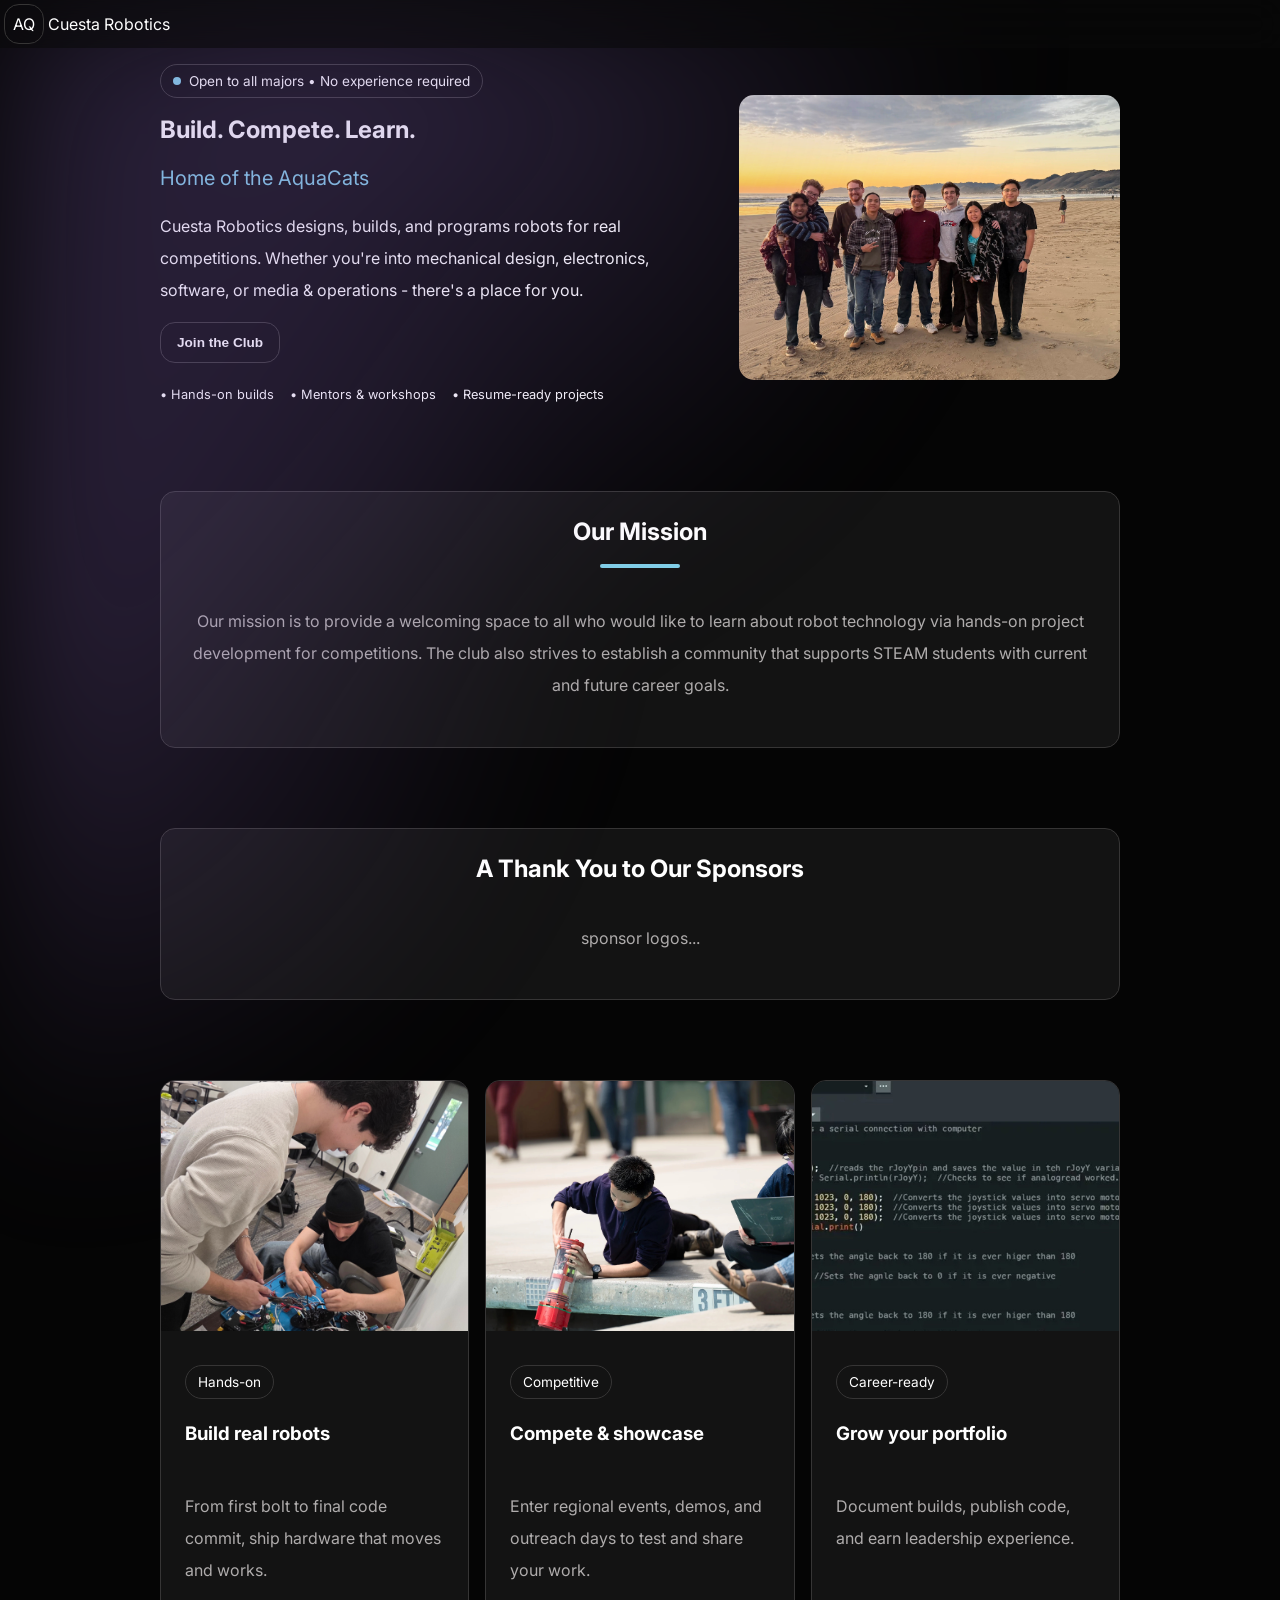
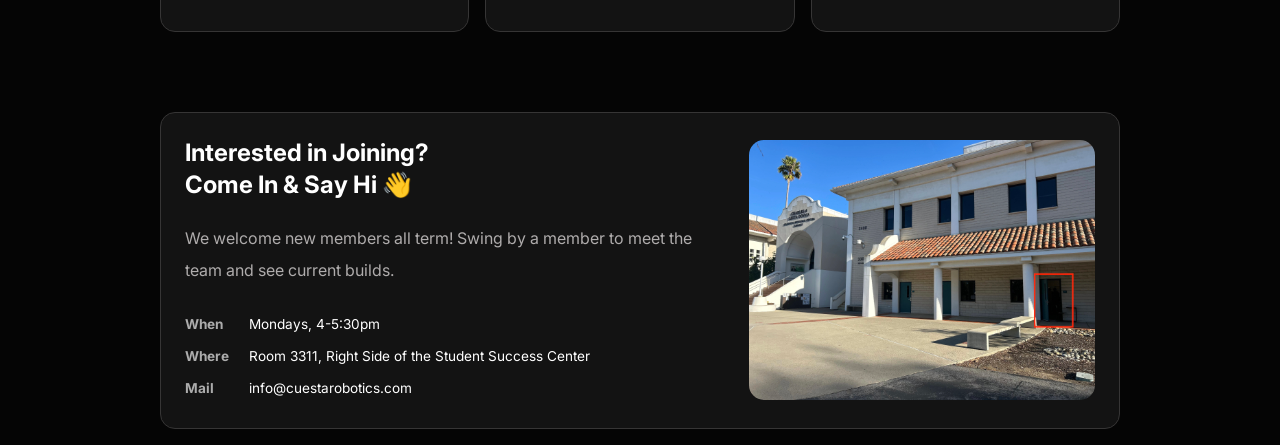
<file: index.html>
<!DOCTYPE html>
<html lang="en">
<head>
  <meta charset="UTF-8">
  <meta name="viewport" content="width=device-width, initial-scale=1.0">
  <meta name="description" content="Build, compete, and learn with Cuesta Robotics">
  <title>GyreForm Robotics | Cuesta Robotics</title>

  <link rel="preconnect" href="https://fonts.googleapis.com">
  <link rel="preconnect" href="https://fonts.gstatic.com" crossorigin>
  <link href="https://fonts.googleapis.com/css2?family=Inter:wght@400;500;600;700;800&display=swap" rel="stylesheet">
  <link rel="stylesheet" href="main_styles.css">
</head>
<body>
  <header>
    <div class="logo">AQ</div>
    Cuesta Robotics
  </header>

  <main>
    <section id="hero">
        <div class="flex-vert details">
        <div class="tagline">
            <div class="bullet"></div>
            Open to all majors • No experience required
        </div>
        <h1>Build. Compete. Learn.</h1>
        <h4 class="secondary-header">Home of the AquaCats</h4>
        <span>Cuesta Robotics designs, builds, and programs robots for real competitions. Whether you're into mechanical design, electronics, software, or 
        media & operations - there's a place for you.</span>
        <button>Join the Club</button>
        <div class="pro-list flex-horiz">
            <div>• Hands-on builds</div>
            <div>• Mentors & workshops</div>
            <div>• Resume-ready projects</div>
        </div>
        </div>
        <div class="image-container">
            <img src="./group_photo.jpeg"></img>
        </div>

    </section>
    <section class="section-style">
        <h1>Our Mission</h1>
        <div class="separator"></div>
        <h4>
            Our mission is to provide a welcoming space to all who would like to learn about robot technology via hands-on project 
            development for competitions. The club also strives to establish a community that supports STEAM students with current
            and future career goals.
        </h4>
    </section>
    <section class="section-style">
        <h1>A Thank You to Our Sponsors</h1>
        <h4>sponsor logos...</h4>

    </section>
    <section class="club-opportunity-container">
        <div class="club-opportunity">
            <img src="./opportunity-one.jpeg"></img>
            <div class="opportunity-description">
            <div class="tagline">Hands-on</div>
            <h3>Build real robots</h3>
            <h4>From first bolt to final code commit, ship hardware that moves and works.</h4>
            </div>
        </div>
        <div class="club-opportunity">
            <img src="./opportunity-two.jpeg"></img>
            <div class="opportunity-description">
            <div class="tagline">Competitive</div>
            <h3>Compete & showcase</h3>
            <h4>Enter regional events, demos, and outreach days to test and share your work.</h4>
            </div>
        </div>
        <div class="club-opportunity">
            <img src="./opportunity-three.jpeg"></img>
            <div class="opportunity-description">
            <div class="tagline">Career-ready</div>
            <h3>Grow your portfolio</h3>
            <h4>Document builds, publish code, and earn leadership experience.</h4>
            </div>

        </div>
       
    </section>
    <section class="section-style join">
        <div>
        <h1>Interested in Joining?</h1>
        <h2>Come In & Say Hi 👋</h2>
        <h4>We welcome new members all term! Swing by a member to meet the team and see current builds.</h4>
        <div class="meeting-info">
            <div><label>When</label>Mondays, 4-5:30pm</div>
            <div><label>Where</label>Room 3311, Right Side of the Student Success Center</div>
            <div><label>Mail</label>info@cuestarobotics.com</div>
        </div>
        </div>
        <div class="image-container">
            <img src="./location.jpeg"></img>
        </div>
        
    </section>

    
  </main>

  <footer>
  </footer>
</body>
</html>
</file>
<file: main_styles.css>
* {
    box-sizing: border-box;
}

:root{
    --secondary-color: rgb(129, 208, 232);
    --border-style: 1px solid rgb(54, 53, 53);
    --button-radius: 15px;
    font-family: 'Inter', sans-serif;
    color: white;
    line-height: 2rem;

}

header{
    position: sticky;
    top: 0;
    display: flex;
    flex-direction: row;
    align-items: center;
    gap: 0.25rem;
    padding: 0.25rem;
    background-color: rgba(0, 0, 0, 0.622);
    z-index: 100;
    background-color: rgba(10, 10, 10, 0.55);
    backdrop-filter: blur(15px);
    -webkit-backdrop-filter: blur(15px);
}

.logo{
    border: var(--border-style);
    width: 40px;
    height: 40px;
    border-radius: 15px;
    display: flex;
    align-items: center;
    justify-content: center;
}

body {
    margin: 0;
    min-height: 100vh;
    background: #050505;
    position: relative;
    overflow-x: hidden;
}

body::before {
    content: "";
    position: absolute;
    inset: 0;
    pointer-events: none;
    z-index: 0;

    background:
        radial-gradient(
            circle at 25% 0%,
            rgba(134, 102, 190, 0.35),
            transparent 30%
        ),
        radial-gradient(
            circle at 0% 30%,
            rgba(154, 114, 214, 0.25),
            transparent 30%
        );
    
    filter: blur(70px);
}


main{
    display: flex;
    flex-direction: column;
    align-items: center;
    padding: 1rem max(1rem, 12.5%);
    gap: 5rem;
}

.bullet{
    border-radius: 10px;
    background-color: var(--secondary-color);
    width: 0.5rem;
    height: 0.5rem;
}

.tagline{
    display: flex;
    flex-direction: row;
    align-items: center;
    gap: 0.5rem;
    font-size: 0.85rem;
    border: var(--border-style);
    width: fit-content;
    padding: 0 0.75rem;
    border-radius: 50px;
}

h1{
    font-weight: bolder;
    margin: 0;
}

.secondary-header{
    color: var(--secondary-color);
    margin: 0;
    font-size: 1.25rem;
    font-weight: normal;
}


button{
    border: var(--border-style);
    border-radius: var(--button-radius);
    font-weight: bold;
    color: white;
    background-color: rgba(0, 0, 0, 0);
    font-size: 0.85rem;
    padding: 0.75rem 1rem;
    width: fit-content;
    margin: 0;
}

.flex-vert, .flex-horiz{
    display: flex;
    gap: 1rem;
}

.flex-vert{
    flex-direction: column;
}

.flex-horiz{
    flex-direction: row;
}

.details{
    min-width: 50%;
    height: fit-content;
}

.pro-list {
    display: flex;
    flex-direction: row;
    flex-wrap: wrap;
    gap: 1rem;
    width: 100%;
}

.pro-list > div {
    flex: 0 0 auto;
    white-space: nowrap;
    font-size: 0.8rem;
}

.image-container{
    width: 100%;
    aspect-ratio: 4 / 3;
    border-radius: 15px;
    overflow: hidden;
    background-color: blue;
}


.image-container img{
    width: 100%;
    height: 100%;
    object-fit: cover;
}

#hero{
    display: flex;
    flex-direction: row;
    align-items: center;
    gap: 2rem;

}

#hero > div{
    flex-grow: 1;
}

.section-style{
    width: 100%;
    border: var(--border-style);
    padding: 1.5rem;
    border-radius: 15px;
    background-color: rgba(255, 255, 255, 0.056);
    display: flex;
    flex-direction: column;
    gap: 1rem;
    align-items: center;
    text-align: center;
}

h4{
    font-weight: normal;
    color: rgb(175, 172, 172);
}

.separator{
    height: 0.25rem;
    width: 5rem;
    background-color: var(--secondary-color);
    border-radius: 5px;
}

.join{
    flex-direction: row;
    align-items: center;
    text-align: left;
    

}

.join h1, .join h2{
    margin: 0;
}

.join .image-container{
    width: 50%;
}

.meeting-info{
    display: flex;
    flex-direction: column;
    align-items: start;
    font-size: 0.85rem;

}

.meeting-info div{
    width: fit-content;
}

.meeting-info label{
    display: inline-block;
    text-align: left;
    width: 4rem;
    color: rgb(172, 172, 172);
    font-weight: bold;
}

.club-opportunity-container{
    width: 100%;
    display: flex;
    flex-direction: row;
    gap: 1rem;
}

.club-opportunity{
    border: var(--border-style);
    border-radius: 15px;
    background-color: rgba(255, 255, 255, 0.056);
    flex-grow: 1;
    overflow: hidden;
    width: 100%;
}

.club-opportunity img{
    width: 100%;
    height: 250px;
    object-fit: cover;
}

.opportunity-description{
    display: flex;
    flex-direction: column;
    padding: 1.5rem;
}





@media (max-width: 1024px) {
  main{
    padding: 1rem max(1rem, 5%);

  }
  #hero{
    flex-direction: column;
  }

  .join{
    flex-direction: column;
    align-items: start;
  }

  .join .image-container{
    width: 100%;
    height: 500px;
  }

  .club-opportunity-container{
    flex-direction: column;
  }



}
</file>
